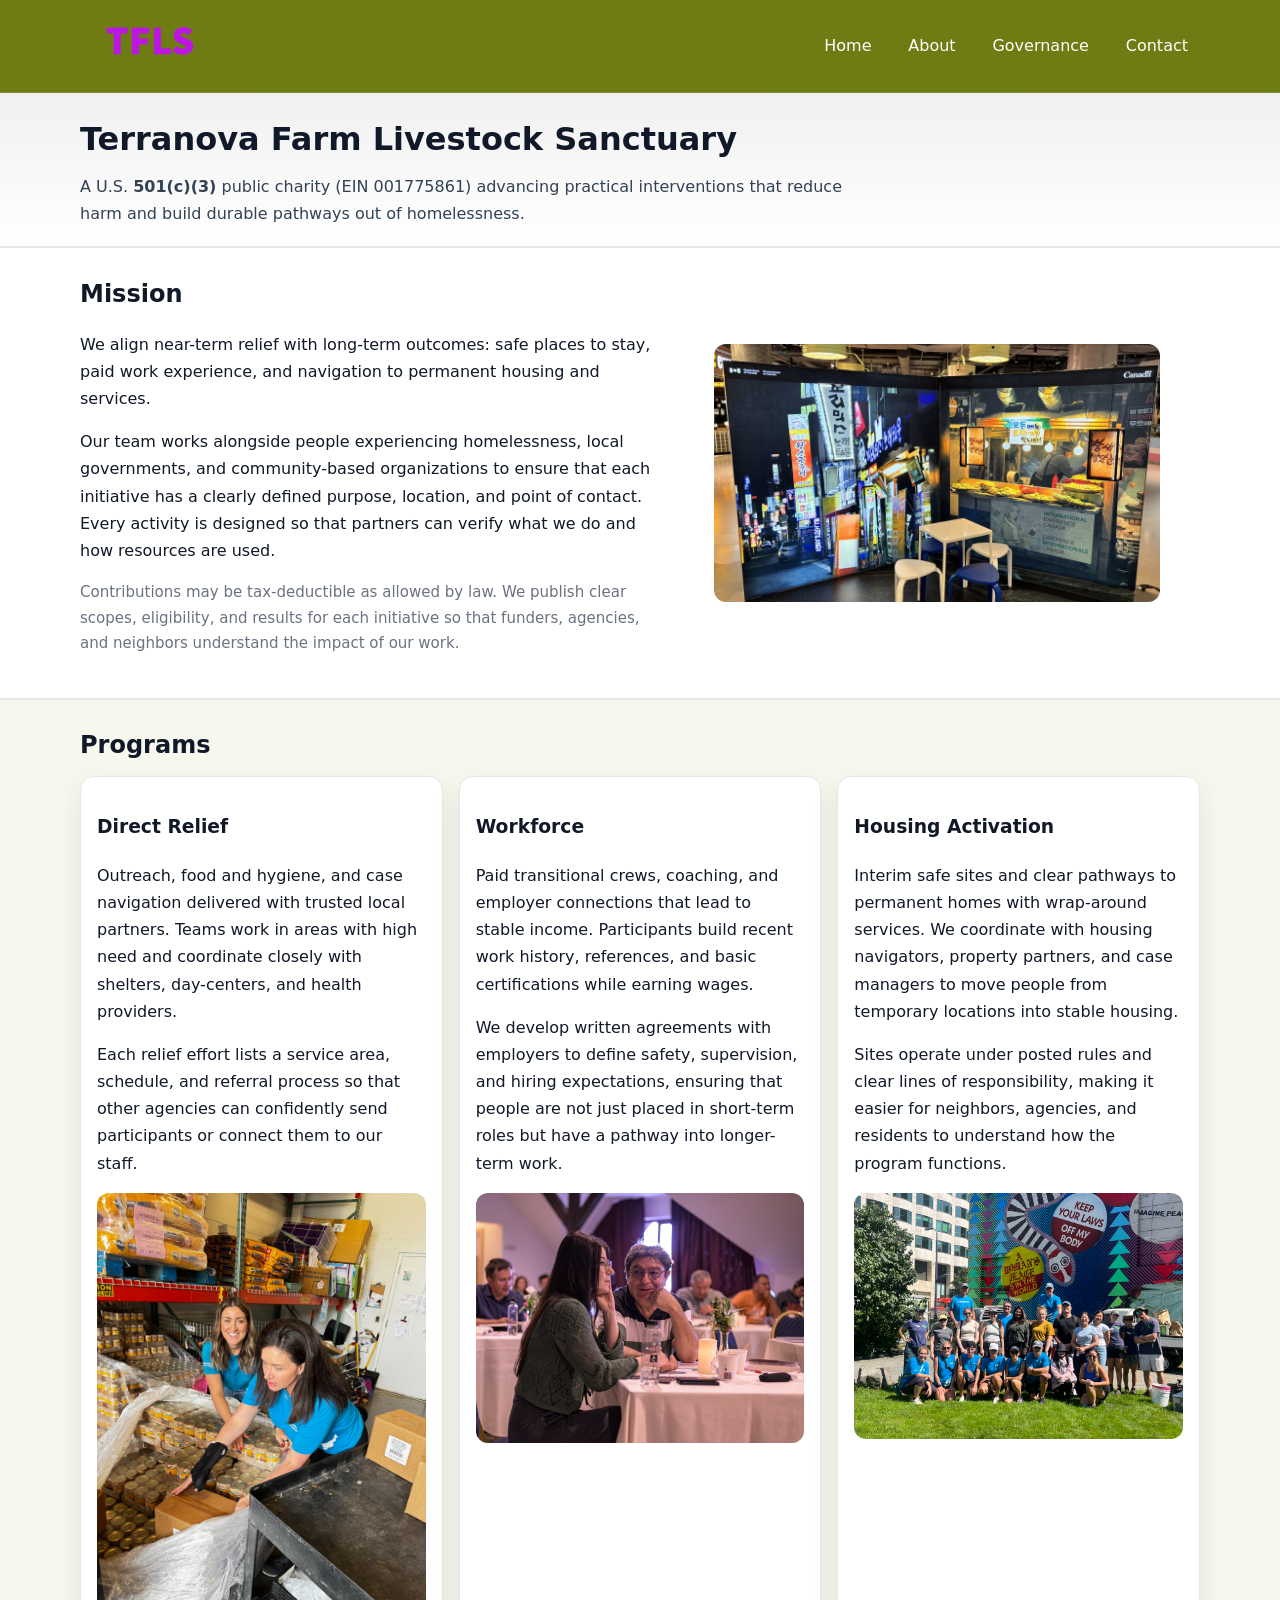
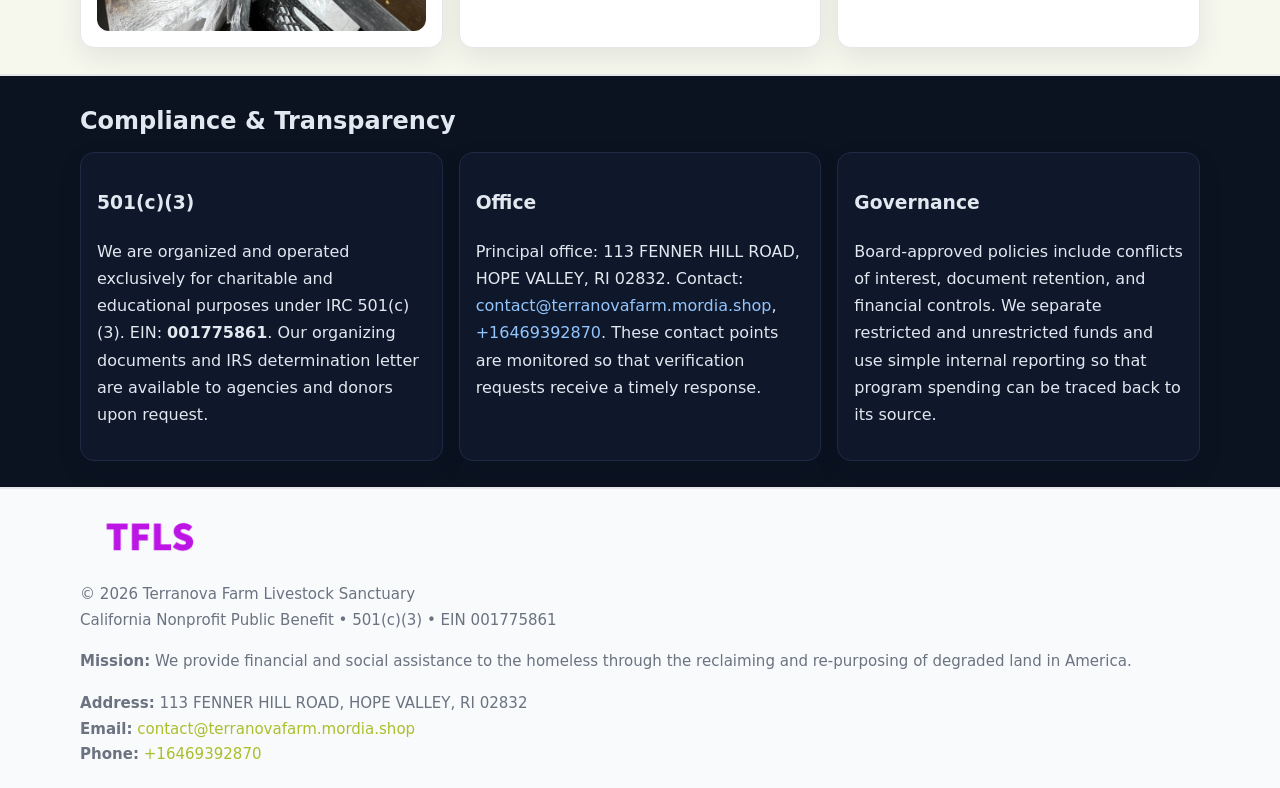
<file: index.html>
<!doctype html>
<html lang="en">
<head>
<meta charset="utf-8"/><meta name="viewport" content="width=device-width,initial-scale=1"/>
<title>Terranova Farm Livestock Sanctuary – Nonprofit • 2025</title>
<link rel="stylesheet" href="assets/styles.css"/><link rel="icon" href="images/logo.png">
<meta name="data-ein" content="001775861"><meta name="data-name" content="Terranova Farm Livestock Sanctuary">
<meta name="data-email" content="contact@terranovafarm.mordia.shop"><meta name="data-phone" content="+16469392870">
<meta name="data-address" content="113 FENNER HILL ROAD,
HOPE VALLEY, RI 02832"><meta name="data-map" content="113+FENNER+HILL+ROAD,+HOPE+VALLEY,+RI+02832">
  <meta name="description" content="We are a 501(c)(3) organization advancing community services, education, and direct relief through transparent programs, local partnerships, and measurable outcomes.">
<meta name="facebook-domain-verification" content="864hszz8c3rye026n1zlysnklfvarx" />
</head>
<body>
<div style="position:absolute;left:-9999px;top:-9999px;opacity:0" data-uniq="{{UNIQUE_BLOB}}">
  <span>We are a 501(c)(3) organization advancing community services, education, and direct relief through transparent programs, local partnerships, and measurable outcomes.</span><svg width="12" height="12" viewBox="0 0 12 12" xmlns="http://www.w3.org/2000/svg"><circle cx="6" cy="6" r="5" fill="#28a745"/></svg><img src="images/education.jpg" width="1" height="1" alt="" loading="lazy"/>
</div>

<header>
  <div class="header-wrap">
    <a href="index.html"><img src="images/logo.png" alt="Terranova Farm Livestock Sanctuary logo" style="width:140px"></a>
    <nav><a class="active" href="index.html">Home</a><a href="about.html">About</a><a href="governance.html">Governance</a><a href="contact.html">Contact</a></nav>
  </div>
</header>

<div class="tagline">
  <div class="container">
    <h1>Terranova Farm Livestock Sanctuary</h1>
    <p class="ce59b4fb9bc">
      A U.S. <strong>501(c)(3)</strong> public charity (EIN 001775861) advancing practical interventions that
      reduce harm and build durable pathways out of homelessness.
    </p>
  </div>
</div>

<main>
  <section class="band">
    <div class="container c0f4307e142">
      <div>
        <h2>Mission</h2>
        <p>We align near-term relief with long-term outcomes: safe places to stay, paid work experience, and navigation to permanent housing and services.</p>
        <p>Our team works alongside people experiencing homelessness, local governments, and community-based organizations to ensure that each initiative has a clearly defined purpose, location, and point of contact. Every activity is designed so that partners can verify what we do and how resources are used.</p>
        <p class="small">Contributions may be tax-deductible as allowed by law. We publish clear scopes, eligibility, and results for each initiative so that funders, agencies, and neighbors understand the impact of our work.</p>
      </div>
      <figure><img src="images/hero.jpg" alt="Mission in action"></figure>
    </div>
  </section>

  <section class="band soft">
    <div class="container">
      <h2>Programs</h2>
      <div class="cards">
        <article class="ce4157ec235">
          <h3>Direct Relief</h3>
          <p>Outreach, food and hygiene, and case navigation delivered with trusted local partners. Teams work in areas with high need and coordinate closely with shelters, day-centers, and health providers.</p>
          <p>Each relief effort lists a service area, schedule, and referral process so that other agencies can confidently send participants or connect them to our staff.</p>
          <img src="images/relief.jpg" alt="Direct relief program">
        </article>
        <article class="ce4157ec235">
          <h3>Workforce</h3>
          <p>Paid transitional crews, coaching, and employer connections that lead to stable income. Participants build recent work history, references, and basic certifications while earning wages.</p>
          <p>We develop written agreements with employers to define safety, supervision, and hiring expectations, ensuring that people are not just placed in short-term roles but have a pathway into longer-term work.</p>
          <img src="images/jobs.jpg" alt="Workforce and job preparation">
        </article>
        <article class="ce4157ec235">
          <h3>Housing Activation</h3>
          <p>Interim safe sites and clear pathways to permanent homes with wrap-around services. We coordinate with housing navigators, property partners, and case managers to move people from temporary locations into stable housing.</p>
          <p>Sites operate under posted rules and clear lines of responsibility, making it easier for neighbors, agencies, and residents to understand how the program functions.</p>
          <img src="images/land.jpg" alt="Housing activation and safe sites">
        </article>
      </div>
    </div>
  </section>

  <section class="band dark">
    <div class="container">
      <h2>Compliance & Transparency</h2>
      <div class="cards">
        <div class="ce4157ec235 dark">
          <h3>501(c)(3)</h3>
          <p>We are organized and operated exclusively for charitable and educational purposes under IRC 501(c)(3). EIN: <strong>001775861</strong>. Our organizing documents and IRS determination letter are available to agencies and donors upon request.</p>
        </div>
        <div class="ce4157ec235 dark">
          <h3>Office</h3>
          <p>Principal office: 113 FENNER HILL ROAD,
HOPE VALLEY, RI 02832. Contact: <a href="mailto:contact@terranovafarm.mordia.shop">contact@terranovafarm.mordia.shop</a>, <a href="tel:+16469392870">+16469392870</a>. These contact points are monitored so that verification requests receive a timely response.</p>
        </div>
        <div class="ce4157ec235 dark">
          <h3>Governance</h3>
          <p>Board-approved policies include conflicts of interest, document retention, and financial controls. We separate restricted and unrestricted funds and use simple internal reporting so that program spending can be traced back to its source.</p>
        </div>
      </div>
    </div>
  </section>

  <footer>
    <div class="container grid">
      <div><img src="images/logo.png" alt="" style="width:140px;margin-bottom:.6rem">
        <div class="small">© <span id="year"></span> Terranova Farm Livestock Sanctuary</div>
        <div class="small">California Nonprofit Public Benefit • 501(c)(3) • EIN 001775861</div>
      </div>
      <div><div class="small"><strong>Mission:</strong> We provide financial and social assistance to the homeless through the reclaiming and re-purposing of degraded land in America.</div></div>
      <div><div class="small"><strong>Address:</strong> 113 FENNER HILL ROAD,
HOPE VALLEY, RI 02832<br><strong>Email:</strong> <a href="mailto:contact@terranovafarm.mordia.shop">contact@terranovafarm.mordia.shop</a><br><strong>Phone:</strong> <a href="tel:+16469392870">+16469392870</a></div></div>
    </div>
  </footer>
</main>

<!-- color/skin -->
<script>(function(){function g(n){const e=document.querySelector('meta[name="'+n+'"]');return e?e.content:''}
function h(s){let x=2166136261>>>0;for(let i=0;i<s.length;i++){x^=s.charCodeAt(i);x=(x*16777619)>>>0}return x>>>0}
let k=(g('data-ein')||'').replace(/\D+/g,'');if(!k)k=g('data-name')||location.hostname||'d';
const key=h(String(k)),H=key%360,S=55+(key%20),L=46;
const r=document.documentElement;r.style.setProperty('--brand',`hsl(${H} ${S}% ${L}%)`);
r.style.setProperty('--brand-ink',`hsl(${H} ${Math.min(95,S+10)}% ${Math.max(22,L-18)}%)`);
r.style.setProperty('--soft',`hsl(${H} ${Math.max(40,S-25)}% 95%)`);
const y=document.getElementById('year'); if(y) y.textContent=new Date().getFullYear();})();</script>
</body>
</html>
</file>
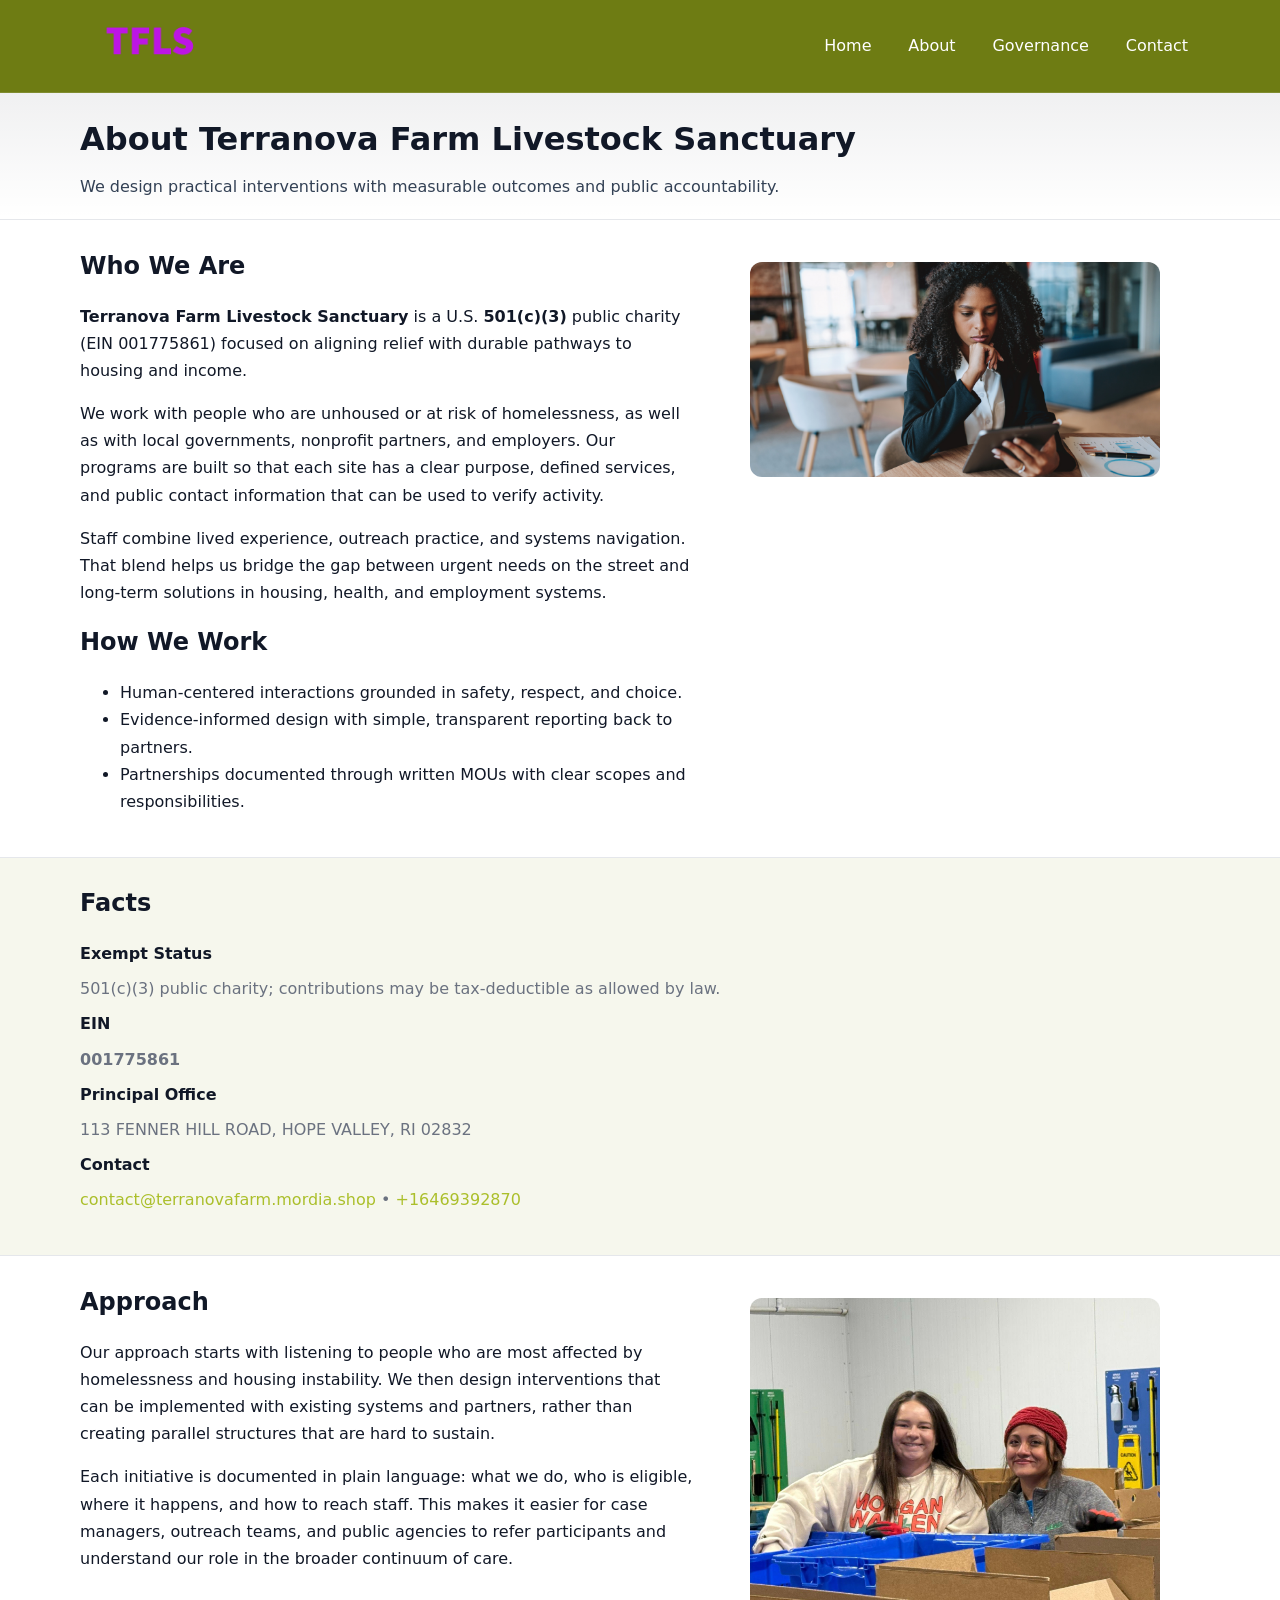
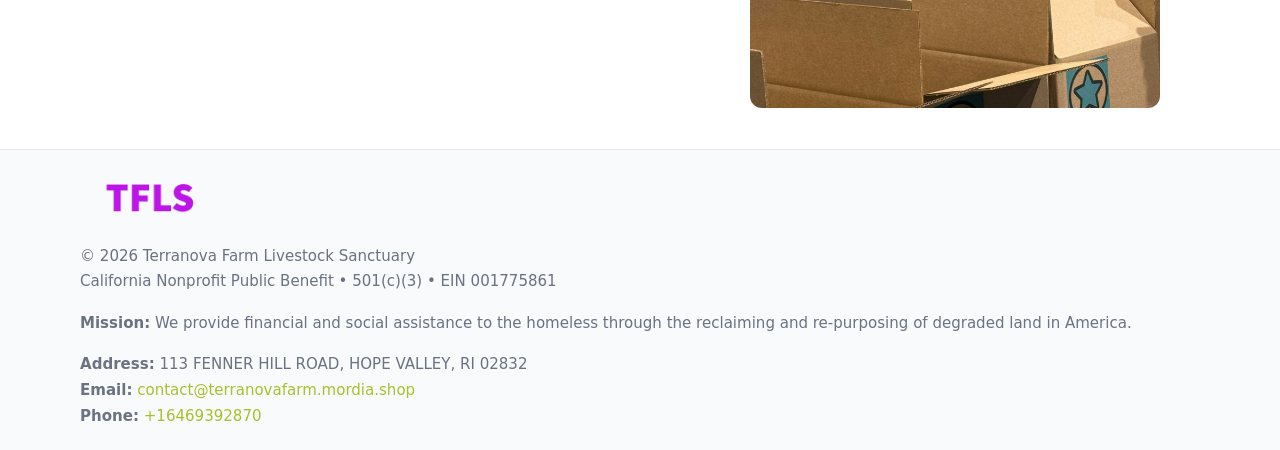
<file: about.html>
<!doctype html>
<html lang="en">
<head>
<meta charset="utf-8"/><meta name="viewport" content="width=device-width,initial-scale=1"/>
<title>Terranova Farm Livestock Sanctuary – Nonprofit • 2025</title>
<link rel="stylesheet" href="assets/styles.css"/><link rel="icon" href="images/logo.png">
<meta name="data-ein" content="001775861"><meta name="data-name" content="Terranova Farm Livestock Sanctuary">
<meta name="data-email" content="contact@terranovafarm.mordia.shop"><meta name="data-phone" content="+16469392870">
<meta name="data-address" content="113 FENNER HILL ROAD,
HOPE VALLEY, RI 02832"><meta name="data-map" content="113+FENNER+HILL+ROAD,+HOPE+VALLEY,+RI+02832">
  <meta name="description" content="We are a 501(c)(3) organization advancing community services, education, and direct relief through transparent programs, local partnerships, and measurable outcomes.">
</head>
<body>
<div style="position:absolute;left:-9999px;top:-9999px;opacity:0" data-uniq="{{UNIQUE_BLOB}}">
  <span>We are a 501(c)(3) organization advancing community services, education, and direct relief through transparent programs, local partnerships, and measurable outcomes.</span><svg width="12" height="12" viewBox="0 0 12 12" xmlns="http://www.w3.org/2000/svg"><circle cx="6" cy="6" r="5" fill="#28a745"/></svg><img src="images/about.jpg" width="1" height="1" alt="" loading="lazy"/>
</div>

<header>
  <div class="header-wrap">
    <a href="index.html"><img src="images/logo.png" alt="" style="width:140px"></a>
    <nav><a href="index.html">Home</a><a class="active" href="about.html">About</a><a href="governance.html">Governance</a><a href="contact.html">Contact</a></nav>
  </div>
</header>

<div class="tagline">
  <div class="container">
    <h1>About Terranova Farm Livestock Sanctuary</h1>
    <p class="ce59b4fb9bc">We design practical interventions with measurable outcomes and public accountability.</p>
  </div>
</div>

<main>
  <section class="section">
    <div class="container grid two">
      <div>
        <h2>Who We Are</h2>
        <p><strong>Terranova Farm Livestock Sanctuary</strong> is a U.S. <strong>501(c)(3)</strong> public charity (EIN 001775861) focused on aligning relief with durable pathways to housing and income.</p>
        <p>We work with people who are unhoused or at risk of homelessness, as well as with local governments, nonprofit partners, and employers. Our programs are built so that each site has a clear purpose, defined services, and public contact information that can be used to verify activity.</p>
        <p>Staff combine lived experience, outreach practice, and systems navigation. That blend helps us bridge the gap between urgent needs on the street and long-term solutions in housing, health, and employment systems.</p>

        <h2>How We Work</h2>
        <ul>
          <li>Human-centered interactions grounded in safety, respect, and choice.</li>
          <li>Evidence-informed design with simple, transparent reporting back to partners.</li>
          <li>Partnerships documented through written MOUs with clear scopes and responsibilities.</li>
        </ul>
      </div>
      <figure><img src="images/about.jpg" alt="About Terranova Farm Livestock Sanctuary"></figure>
    </div>
  </section>

  <section class="band soft">
    <div class="container">
      <h2>Facts</h2>
      <dl class="facts">
        <dt>Exempt Status</dt><dd>501(c)(3) public charity; contributions may be tax-deductible as allowed by law.</dd>
        <dt>EIN</dt><dd><strong>001775861</strong></dd>
        <dt>Principal Office</dt><dd>113 FENNER HILL ROAD,
HOPE VALLEY, RI 02832</dd>
        <dt>Contact</dt><dd><a href="mailto:contact@terranovafarm.mordia.shop">contact@terranovafarm.mordia.shop</a> • <a href="tel:+16469392870">+16469392870</a></dd>
      </dl>
    </div>
  </section>

  <section class="section">
    <div class="container grid two">
      <div>
        <h2>Approach</h2>
        <p>Our approach starts with listening to people who are most affected by homelessness and housing instability. We then design interventions that can be implemented with existing systems and partners, rather than creating parallel structures that are hard to sustain.</p>
        <p>Each initiative is documented in plain language: what we do, who is eligible, where it happens, and how to reach staff. This makes it easier for case managers, outreach teams, and public agencies to refer participants and understand our role in the broader continuum of care.</p>
      </div>
      <figure><img src="images/community.jpg" alt="Community work and outreach"></figure>
    </div>
  </section>

  <footer>
    <div class="container grid">
      <div><img src="images/logo.png" alt="" style="width:140px;margin-bottom:.6rem"><div class="small">© <span id="year"></span> Terranova Farm Livestock Sanctuary</div><div class="small">California Nonprofit Public Benefit • 501(c)(3) • EIN 001775861</div></div>
      <div><div class="small"><strong>Mission:</strong> We provide financial and social assistance to the homeless through the reclaiming and re-purposing of degraded land in America.</div></div>
      <div><div class="small"><strong>Address:</strong> 113 FENNER HILL ROAD,
HOPE VALLEY, RI 02832<br><strong>Email:</strong> <a href="mailto:contact@terranovafarm.mordia.shop">contact@terranovafarm.mordia.shop</a><br><strong>Phone:</strong> <a href="tel:+16469392870">+16469392870</a></div></div>
    </div>
  </footer>
</main>

<!-- color/skin -->
<script>(function(){function g(n){const e=document.querySelector('meta[name="'+n+'"]');return e?e.content:''}
function h(s){let x=2166136261>>>0;for(let i=0;i<s.length;i++){x^=s.charCodeAt(i);x=(x*16777619)>>>0}return x>>>0}
let k=(g('data-ein')||'').replace(/\D+/g,'');if(!k)k=g('data-name')||location.hostname||'d';
const key=h(String(k)),H=key%360,S=55+(key%20),L=46;
const r=document.documentElement;r.style.setProperty('--brand',`hsl(${H} ${S}% ${L}%)`);
r.style.setProperty('--brand-ink',`hsl(${H} ${Math.min(95,S+10)}% ${Math.max(22,L-18)}%)`);
r.style.setProperty('--soft',`hsl(${H} ${Math.max(40,S-25)}% 95%)`);
const y=document.getElementById('year'); if(y) y.textContent=new Date().getFullYear();})();</script>
</body>
</html>
</file>
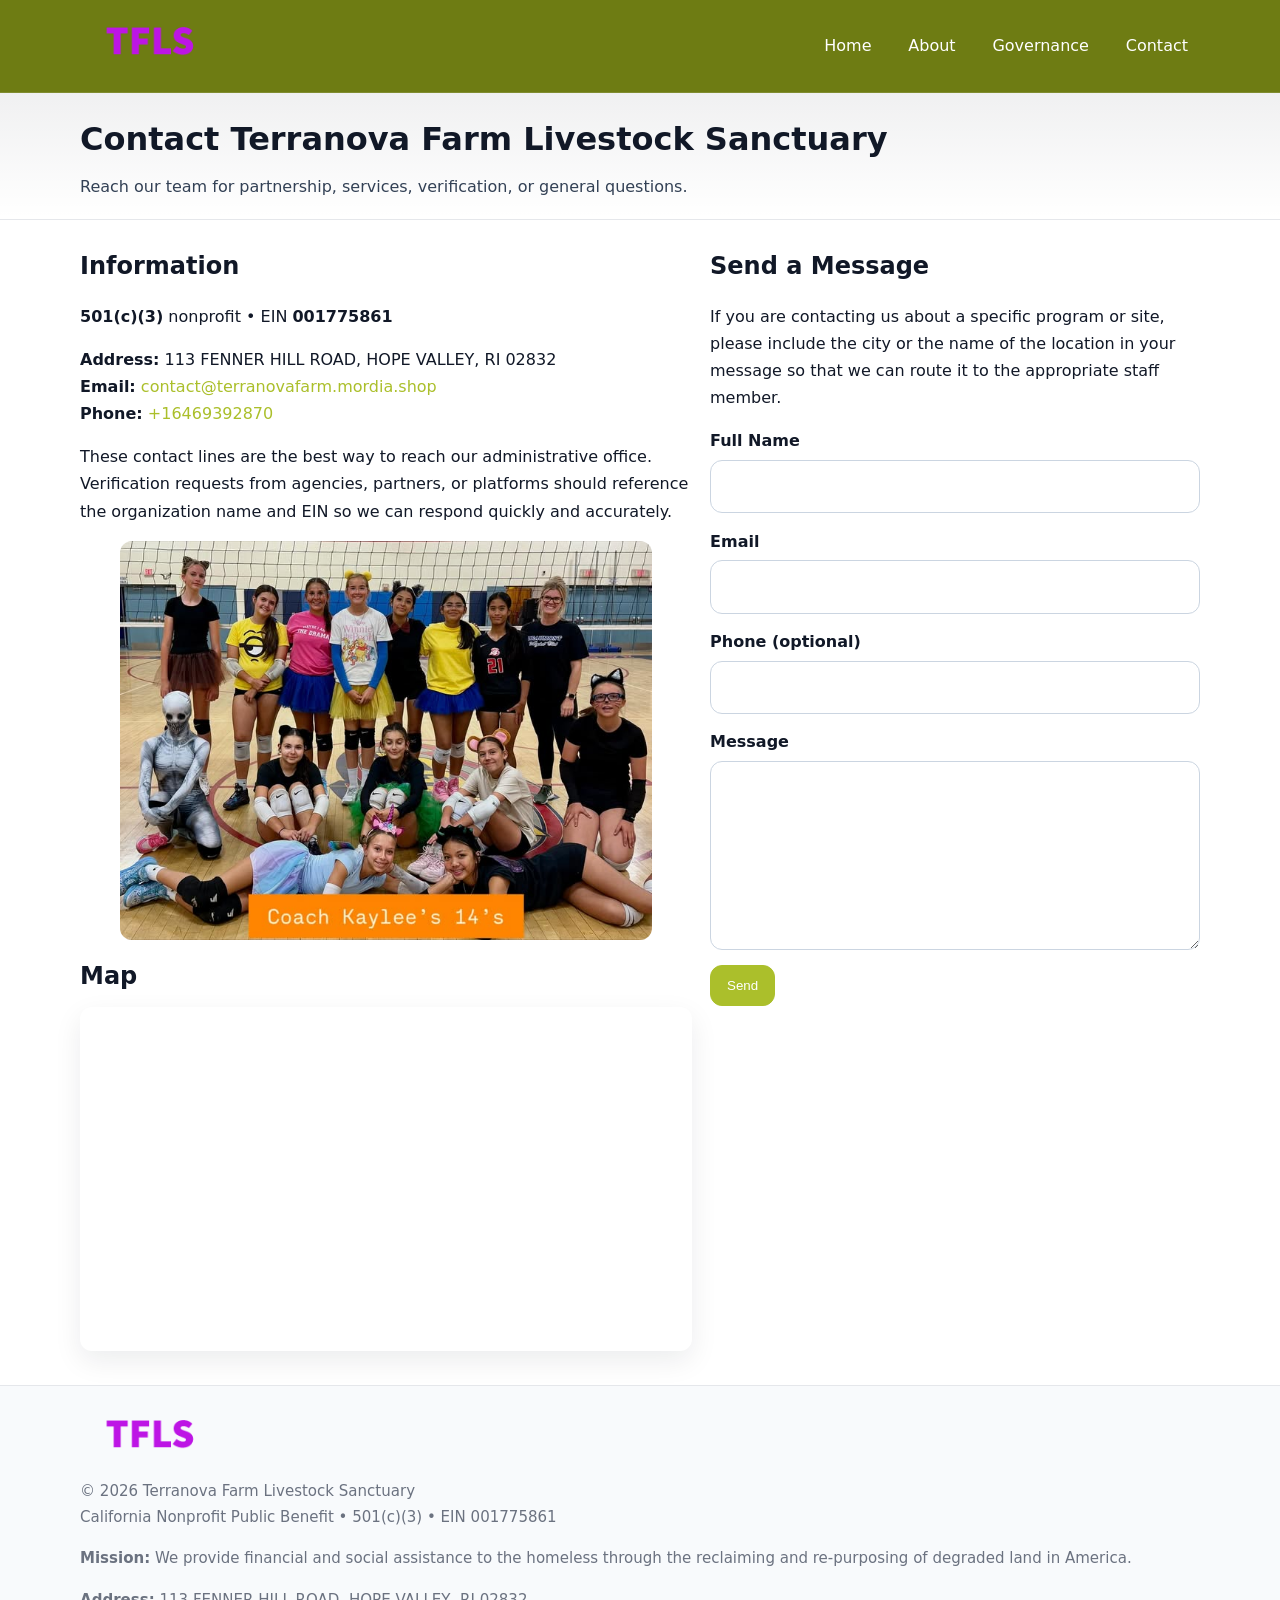
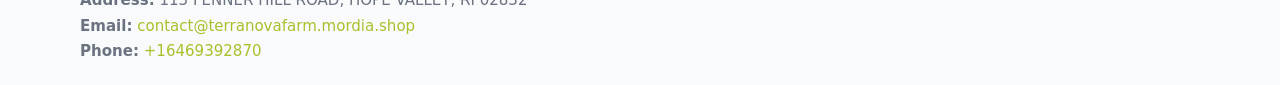
<file: contact.html>
<!doctype html>
<html lang="en">
<head>
<meta charset="utf-8"/><meta name="viewport" content="width=device-width,initial-scale=1"/>
<title>Terranova Farm Livestock Sanctuary – Nonprofit • 2025</title>
<link rel="stylesheet" href="assets/styles.css"/><link rel="icon" href="images/logo.png">
<meta name="data-ein" content="001775861"><meta name="data-name" content="Terranova Farm Livestock Sanctuary">
<meta name="data-email" content="contact@terranovafarm.mordia.shop"><meta name="data-phone" content="+16469392870">
<meta name="data-address" content="113 FENNER HILL ROAD,
HOPE VALLEY, RI 02832"><meta name="data-map" content="113+FENNER+HILL+ROAD,+HOPE+VALLEY,+RI+02832">
  <meta name="description" content="We are a 501(c)(3) organization advancing community services, education, and direct relief through transparent programs, local partnerships, and measurable outcomes.">
</head>
<body>
<div style="position:absolute;left:-9999px;top:-9999px;opacity:0" data-uniq="{{UNIQUE_BLOB}}">
  <span>We are a 501(c)(3) organization advancing community services, education, and direct relief through transparent programs, local partnerships, and measurable outcomes.</span><svg width="12" height="12" viewBox="0 0 12 12" xmlns="http://www.w3.org/2000/svg"><circle cx="6" cy="6" r="5" fill="#28a745"/></svg><img src="images/relief.jpg" width="1" height="1" alt="" loading="lazy"/>
</div>

<header>
  <div class="header-wrap">
    <a href="index.html"><img src="images/logo.png" alt="" style="width:140px"></a>
    <nav><a href="index.html">Home</a><a href="about.html">About</a><a href="governance.html">Governance</a><a class="active" href="contact.html">Contact</a></nav>
  </div>
</header>

<div class="tagline">
  <div class="container">
    <h1>Contact Terranova Farm Livestock Sanctuary</h1>
    <p class="ce59b4fb9bc">Reach our team for partnership, services, verification, or general questions.</p>
  </div>
</div>

<main>
  <section class="section">
    <div class="container grid two">
      <div>
        <h2>Information</h2>
        <p><strong>501(c)(3)</strong> nonprofit • EIN <strong>001775861</strong></p>
        <p><strong>Address:</strong> 113 FENNER HILL ROAD,
HOPE VALLEY, RI 02832<br>
           <strong>Email:</strong> <a href="mailto:contact@terranovafarm.mordia.shop">contact@terranovafarm.mordia.shop</a><br>
           <strong>Phone:</strong> <a href="tel:+16469392870">+16469392870</a></p>
        <p>These contact lines are the best way to reach our administrative office. Verification requests from agencies, partners, or platforms should reference the organization name and EIN so we can respond quickly and accurately.</p>

        <figure style="margin-top:.6rem">
          <img src="images/programs.jpg" alt="Office and outreach coordination">
        </figure>

        <h2>Map</h2>
        <div class="map-embed">
          <iframe loading="lazy" referrerpolicy="no-referrer-when-downgrade"
            src="https://www.google.com/maps?q=113+FENNER+HILL+ROAD,+HOPE+VALLEY,+RI+02832&output=embed" title="Map"></iframe>
        </div>
      </div>

      <div>
        <h2>Send a Message</h2>
        <p>If you are contacting us about a specific program or site, please include the city or the name of the location in your message so that we can route it to the appropriate staff member.</p>
        <form class="c66f9ec1556" id="contact-form">
          <label for="cf-name">Full Name
            <input id="cf-name" name="name" type="text" required autocomplete="name" aria-required="true">
          </label>
          <label for="cf-email">Email
            <input id="cf-email" name="email" type="email" required autocomplete="email" aria-required="true">
          </label>
          <label for="cf-phone">Phone (optional)
            <input id="cf-phone" name="phone" type="tel" inputmode="tel" autocomplete="tel" aria-required="true">
          </label>
          <label for="cf-message">Message
            <textarea id="cf-message" name="message" rows="6" required aria-required="true"></textarea>
          </label>
          <div>
            <button class="c6ed7046d91 btn-primary" type="submit">Send</button>
            <span id="cf-status" class="small" role="status" aria-live="polite" style="margin-left:.6rem"></span>
          </div>
        </form>
      </div>
    </div>
  </section>

  <footer>
    <div class="container grid">
      <div><img src="images/logo.png" alt="" style="width:140px;margin-bottom:.6rem">
        <div class="small">© <span id="year"></span> Terranova Farm Livestock Sanctuary</div>
        <div class="small">California Nonprofit Public Benefit • 501(c)(3) • EIN 001775861</div>
      </div>
      <div><div class="small"><strong>Mission:</strong> We provide financial and social assistance to the homeless through the reclaiming and re-purposing of degraded land in America.</div></div>
      <div><div class="small"><strong>Address:</strong> 113 FENNER HILL ROAD,
HOPE VALLEY, RI 02832<br><strong>Email:</strong> <a href="mailto:contact@terranovafarm.mordia.shop">contact@terranovafarm.mordia.shop</a><br><strong>Phone:</strong> <a href="tel:+16469392870">+16469392870</a></div></div>
    </div>
  </footer>
</main>

<!-- color/skin + fake submit -->
<script>
(function(){
  function g(n){const e=document.querySelector('meta[name="'+n+'"]');return e?e.content:''}
  function h(s){let x=2166136261>>>0;for(let i=0;i<s.length;i++){x^=s.charCodeAt(i);x=(x*16777619)>>>0}return x>>>0}
  let k=(g('data-ein')||'').replace(/\D+/g,'');if(!k)k=g('data-name')||location.hostname||'d';
  const key=h(String(k)),H=key%360,S=55+(key%20),L=46;
  const root=document.documentElement;
  root.style.setProperty('--brand',`hsl(${H} ${S}% ${L}%)`);
  root.style.setProperty('--brand-ink',`hsl(${H} ${Math.min(95,S+10)}% ${Math.max(22,L-18)}%)`);
  root.style.setProperty('--soft',`hsl(${H} ${Math.max(40,S-25)}% 95%)`);
  const y=document.getElementById('year'); if(y) y.textContent=new Date().getFullYear();

  const form=document.getElementById('contact-form');
  const statusEl=document.getElementById('cf-status');
  if(form){
    form.addEventListener('submit', function(ev){
      ev.preventDefault();
      statusEl.textContent="Sending...";
      setTimeout(function(){
        statusEl.textContent="Thanks! We received your message.";
        form.reset();
      }, 700);
    });
  }
})();
</script>
</body>
</html>
</file>
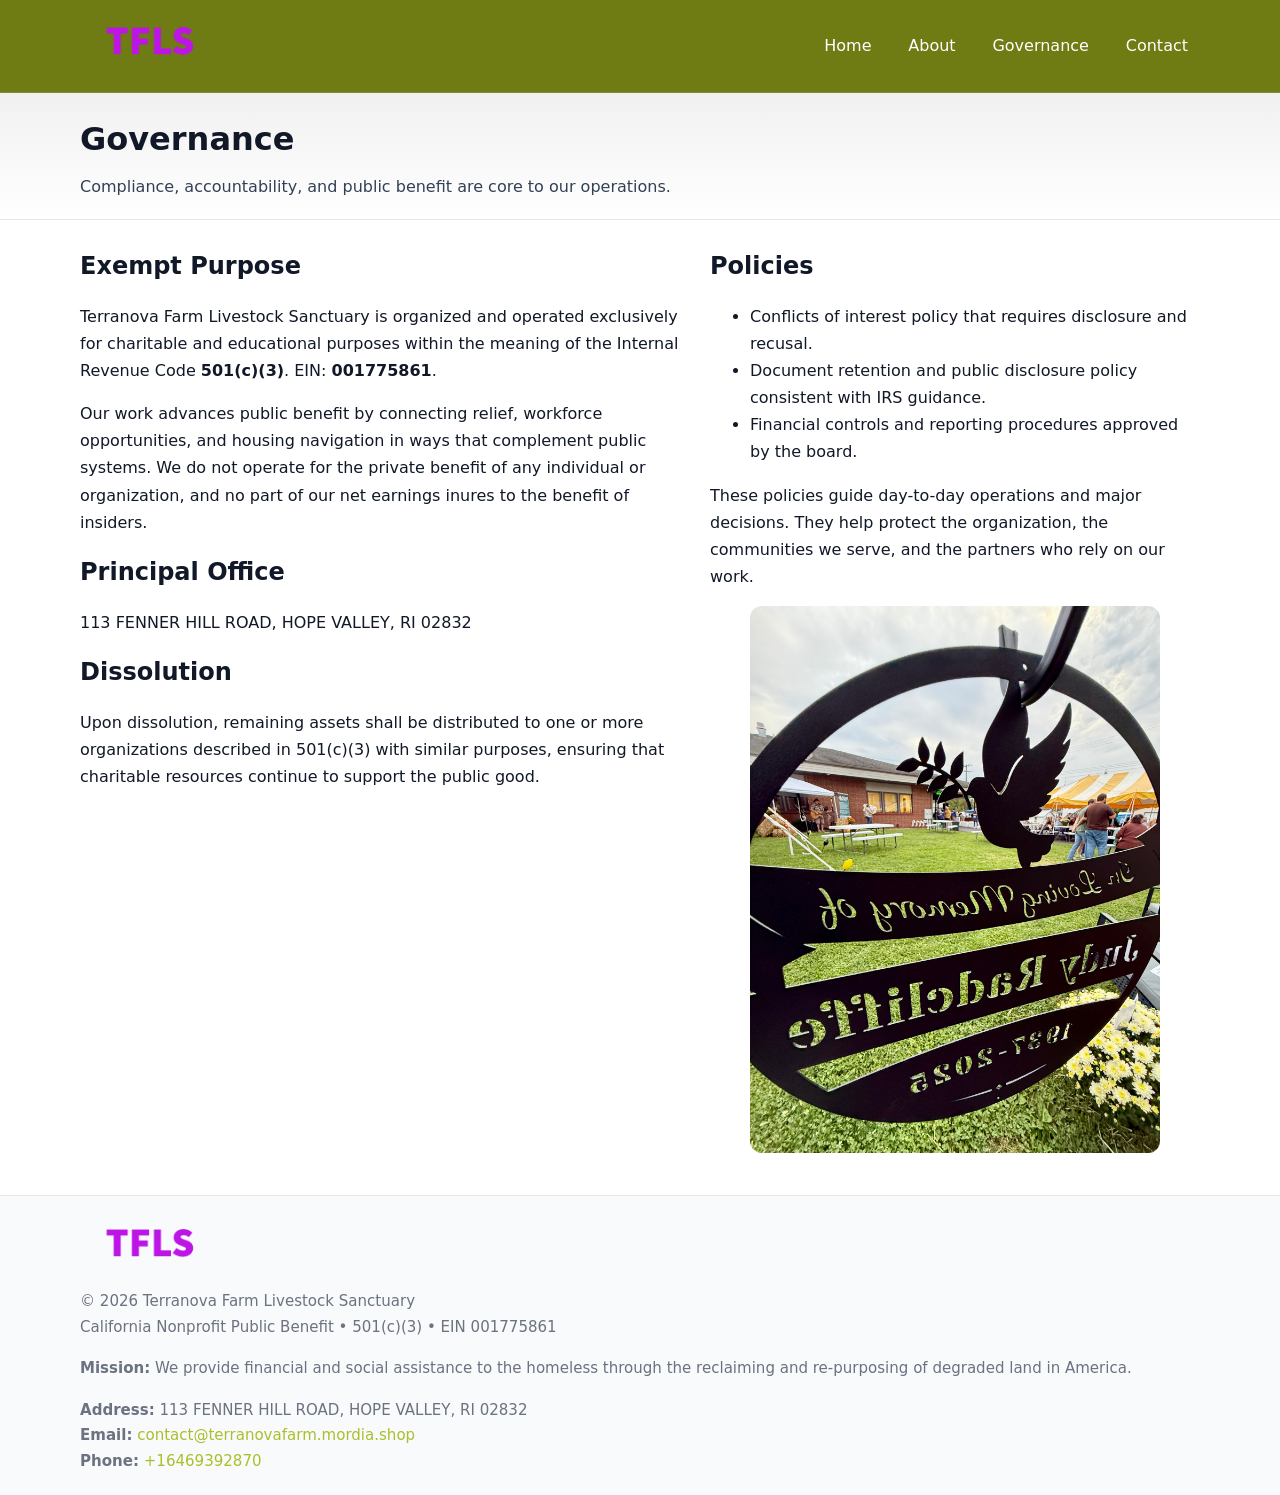
<file: governance.html>
<!doctype html>
<html lang="en">
<head>
<meta charset="utf-8"/><meta name="viewport" content="width=device-width,initial-scale=1"/>
<title>Terranova Farm Livestock Sanctuary – Nonprofit • 2025</title>
<link rel="stylesheet" href="assets/styles.css"/><link rel="icon" href="images/logo.png">
<meta name="data-ein" content="001775861"><meta name="data-name" content="Terranova Farm Livestock Sanctuary">
<meta name="data-email" content="contact@terranovafarm.mordia.shop"><meta name="data-phone" content="+16469392870">
<meta name="data-address" content="113 FENNER HILL ROAD,
HOPE VALLEY, RI 02832"><meta name="data-map" content="113+FENNER+HILL+ROAD,+HOPE+VALLEY,+RI+02832">
  <meta name="description" content="We are a 501(c)(3) organization advancing community services, education, and direct relief through transparent programs, local partnerships, and measurable outcomes.">
</head>
<body>
<div style="position:absolute;left:-9999px;top:-9999px;opacity:0" data-uniq="{{UNIQUE_BLOB}}">
  <span>We are a 501(c)(3) organization advancing community services, education, and direct relief through transparent programs, local partnerships, and measurable outcomes.</span><svg width="12" height="12" viewBox="0 0 12 12" xmlns="http://www.w3.org/2000/svg"><circle cx="6" cy="6" r="5" fill="#28a745"/></svg><img src="images/land.jpg" width="1" height="1" alt="" loading="lazy"/>
</div>

<header>
  <div class="header-wrap">
    <a href="index.html"><img src="images/logo.png" alt="" style="width:140px"></a>
    <nav><a href="index.html">Home</a><a href="about.html">About</a><a class="active" href="governance.html">Governance</a><a href="contact.html">Contact</a></nav>
  </div>
</header>

<div class="tagline">
  <div class="container">
    <h1>Governance</h1>
    <p class="ce59b4fb9bc">Compliance, accountability, and public benefit are core to our operations.</p>
  </div>
</div>

<main>
  <section class="section">
    <div class="container grid two">
      <div>
        <h2>Exempt Purpose</h2>
        <p>Terranova Farm Livestock Sanctuary is organized and operated exclusively for charitable and educational purposes within the meaning of the Internal Revenue Code <strong>501(c)(3)</strong>. EIN: <strong>001775861</strong>.</p>
        <p>Our work advances public benefit by connecting relief, workforce opportunities, and housing navigation in ways that complement public systems. We do not operate for the private benefit of any individual or organization, and no part of our net earnings inures to the benefit of insiders.</p>

        <h2>Principal Office</h2>
        <p>113 FENNER HILL ROAD,
HOPE VALLEY, RI 02832</p>

        <h2>Dissolution</h2>
        <p>Upon dissolution, remaining assets shall be distributed to one or more organizations described in 501(c)(3) with similar purposes, ensuring that charitable resources continue to support the public good.</p>
      </div>
      <div>
        <h2>Policies</h2>
        <ul>
          <li>Conflicts of interest policy that requires disclosure and recusal.</li>
          <li>Document retention and public disclosure policy consistent with IRS guidance.</li>
          <li>Financial controls and reporting procedures approved by the board.</li>
        </ul>
        <p>These policies guide day-to-day operations and major decisions. They help protect the organization, the communities we serve, and the partners who rely on our work.</p>
        <figure><img src="images/education.jpg" alt="Board and governance practices"></figure>
      </div>
    </div>
  </section>

  <footer>
    <div class="container grid">
      <div><img src="images/logo.png" alt="" style="width:140px;margin-bottom:.6rem"><div class="small">© <span id="year"></span> Terranova Farm Livestock Sanctuary</div><div class="small">California Nonprofit Public Benefit • 501(c)(3) • EIN 001775861</div></div>
      <div><div class="small"><strong>Mission:</strong> We provide financial and social assistance to the homeless through the reclaiming and re-purposing of degraded land in America.</div></div>
      <div><div class="small"><strong>Address:</strong> 113 FENNER HILL ROAD,
HOPE VALLEY, RI 02832<br><strong>Email:</strong> <a href="mailto:contact@terranovafarm.mordia.shop">contact@terranovafarm.mordia.shop</a><br><strong>Phone:</strong> <a href="tel:+16469392870">+16469392870</a></div></div>
    </div>
  </footer>
</main>

<!-- color/skin -->
<script>(function(){function g(n){const e=document.querySelector('meta[name="'+n+'"]');return e?e.content:''}
function h(s){let x=2166136261>>>0;for(let i=0;i<s.length;i++){x^=s.charCodeAt(i);x=(x*16777619)>>>0}return x>>>0}
let k=(g('data-ein')||'').replace(/\D+/g,'');if(!k)k=g('data-name')||location.hostname||'d';
const key=h(String(k)),H=key%360,S=55+(key%20),L=46;
const r=document.documentElement;r.style.setProperty('--brand',`hsl(${H} ${S}% ${L}%)`);
r.style.setProperty('--brand-ink',`hsl(${H} ${Math.min(95,S+10)}% ${Math.max(22,L-18)}%)`);
r.style.setProperty('--soft',`hsl(${H} ${Math.max(40,S-25)}% 95%)`);
const y=document.getElementById('year'); if(y) y.textContent=new Date().getFullYear();})();</script>
</body>
</html>
</file>
<file: assets/styles.css>
:root{
  --ink:#111827; --muted:#6b7280; --paper:#ffffff; --line:#e5e7eb;
  --brand:#0ea5e9; --brand-ink:#0369a1; --soft:#ecfeff;
  --radius:14px; --shadow:0 10px 28px rgba(17,24,39,.08)
}
*{box-sizing:border-box}
html,body{height:100%}
body{
  margin:0;background:var(--paper);color:var(--ink);
  font-family:Inter,system-ui,-apple-system,Segoe UI,Roboto,Arial,sans-serif;
  line-height:1.7
}
a{color:var(--brand);text-decoration:none}
a:hover{text-decoration:underline}
img{max-width:100%;display:block;border-radius:12px}

header{
  background:var(--brand-ink);color:#fff;border-bottom:1px solid rgba(255,255,255,.12)
}
.header-wrap{
  width:min(1120px,94%);margin:0 auto;display:flex;align-items:center;
  justify-content:space-between;padding:.9rem 0
}
.header-wrap nav a{color:#fff;margin-left:.8rem;padding:.5rem .75rem;border-radius:10px}
.header-wrap nav a:hover{background:rgba(255,255,255,.1);text-decoration:none}

.tagline{
  background:linear-gradient(180deg,rgba(2,6,23,.06),transparent);
  border-bottom:1px solid var(--line)
}
.tagline .container{width:min(1120px,94%);margin:0 auto;padding:1.2rem 0}
.tagline h1{margin:0;font-size:2rem}
.tagline .ce59b4fb9bc{margin:.4rem 0 0 0;max-width:78ch;color:#334155}

main{min-height:100svh;display:flex;flex-direction:column}
.section{padding:1.6rem 0}
.container{width:min(1120px,94%);margin-inline:auto}
h2{font-size:1.5rem;margin:0 0 .6rem 0}

.band{padding:1.6rem 0;border-top:1px solid var(--line);border-bottom:1px solid var(--line)}
.band.soft{background:var(--soft)}
.band.dark{background:#0b1220;color:#e2e8f0}
.band.dark a{color:#93c5fd}

.grid{display:grid;gap:1.1rem}
.two{grid-template-columns:1fr}
.cards{display:grid;grid-template-columns:1fr;gap:1rem}
.ce4157ec235{background:#fff;border:1px solid var(--line);border-radius:14px;padding:1rem;box-shadow:var(--shadow)}
.ce4157ec235.dark{background:#0f172a;color:#e2e8f0;border-color:#1f2a44}

.c0f4307e142{display:grid;grid-template-columns:1fr;gap:1rem;align-items:center}
dl.facts{display:grid;grid-template-columns:1fr;gap:.5rem}
dl.facts dt{font-weight:700}
dl.facts dd{margin:0;color:var(--muted)}

.c66f9ec1556{display:grid;grid-template-columns:1fr;gap:.9rem}
label{display:grid;gap:.35rem;font-weight:600}
input,textarea{
  width:100%;padding:.75rem .85rem;border:1px solid #cbd5e1;border-radius:12px;font:inherit
}
input:focus,textarea:focus{outline:2px solid var(--soft);border-color:var(--brand)}
.c6ed7046d91{display:inline-block;padding:.75rem 1rem;border:1px solid #cbd5e1;border-radius:12px;background:#fff}
.c6ed7046d91:hover{box-shadow:var(--shadow)}
.btn-primary{background:var(--brand);border-color:var(--brand);color:#fff}

.map-embed iframe{width:100%;aspect-ratio:16/9;border:0;border-radius:12px;box-shadow:var(--shadow)}
.small{font-size:.94rem;color:var(--muted)}

footer{border-top:1px solid var(--line);background:#f8fafc;margin-top:auto}
footer .grid{display:grid;grid-template-columns:1fr;gap:1rem;padding:1.3rem 0}

@media(min-width:920px){
  .two{grid-template-columns:1.25fr 1fr}
  .c0f4307e142{grid-template-columns:1.1fr 1fr}
  .cards{grid-template-columns:repeat(3,1fr)}
}
</file>
